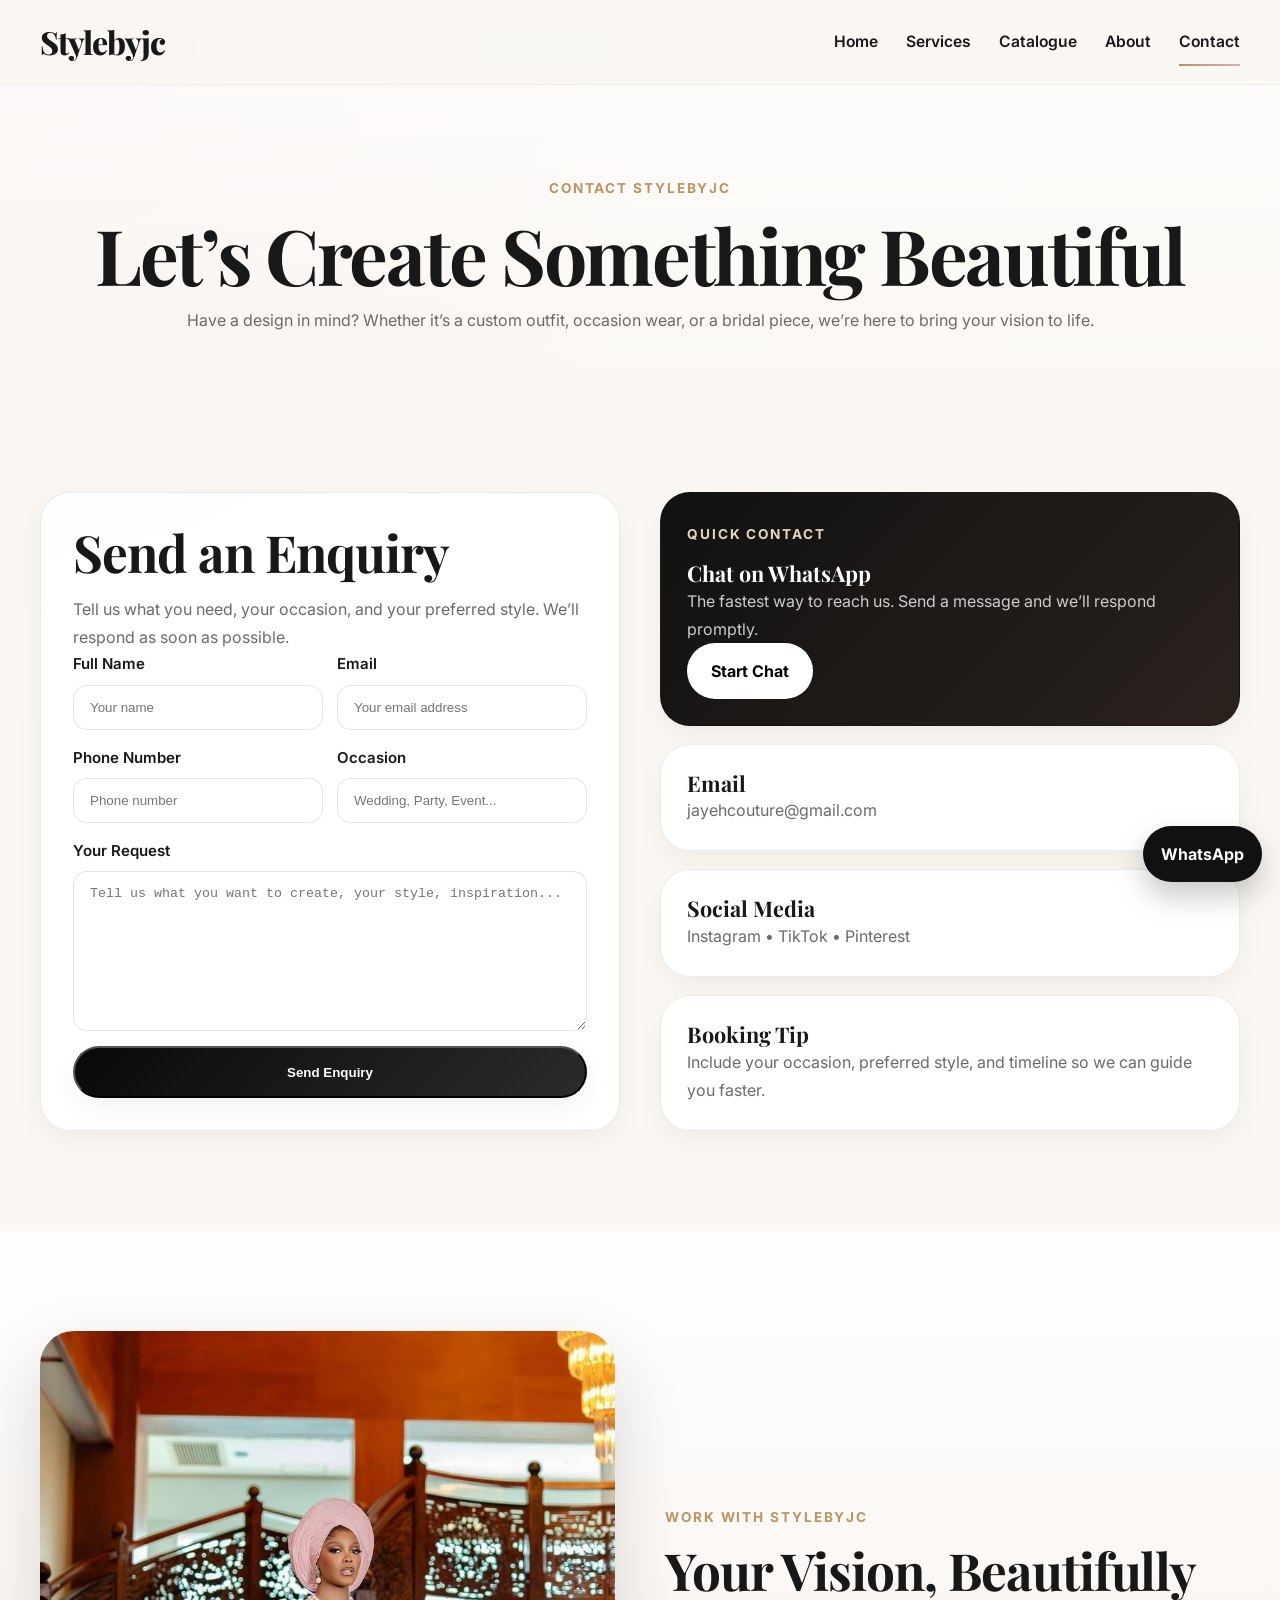
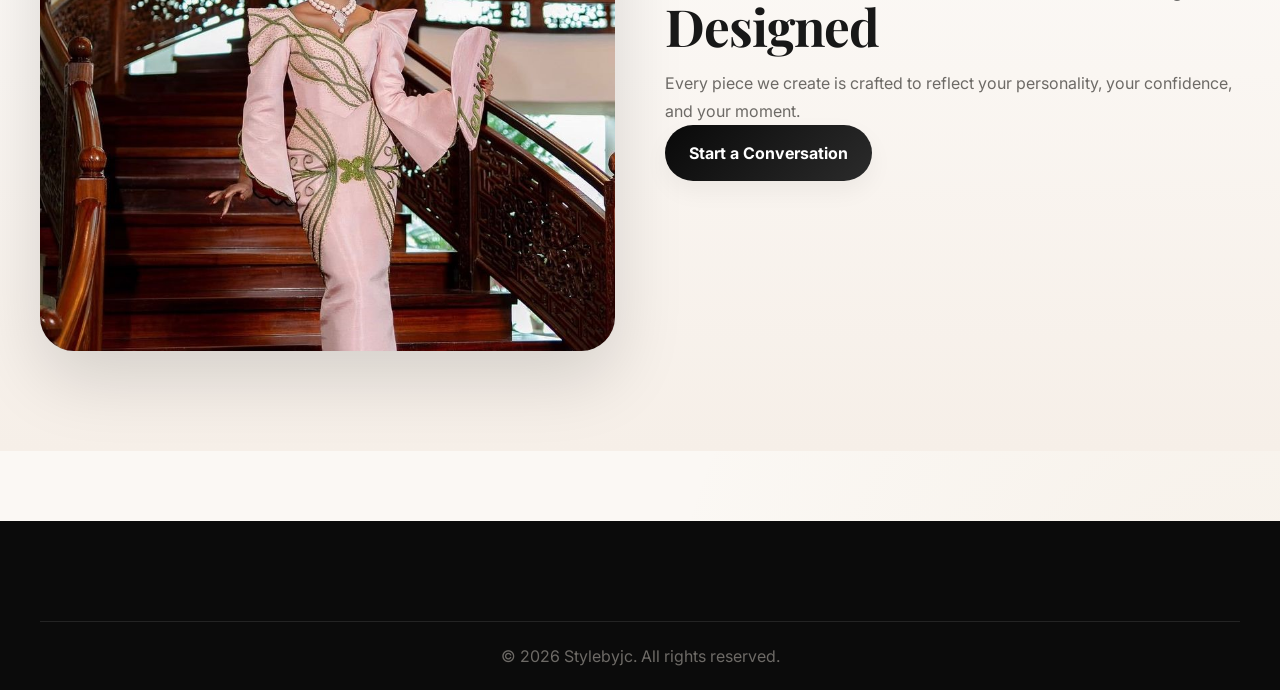
<file: contact.html>
<!DOCTYPE html>
<html lang="en">
<head>

<meta charset="UTF-8">
<meta name="viewport" content="width=device-width, initial-scale=1.0">

<title>Contact | Stylebyjc</title>

<meta name="description"
content="Contact Stylebyjc for bespoke female designs, occasion wear, bridal pieces, and custom fashion enquiries.">

<link rel="preconnect" href="https://fonts.googleapis.com">
<link rel="preconnect" href="https://fonts.gstatic.com" crossorigin>

<link href="https://fonts.googleapis.com/css2?family=Inter:wght@400;500;600;700;800&family=Playfair+Display:wght@600;700;800&display=swap" rel="stylesheet">

<link rel="stylesheet" href="style.css">

</head>

<body>

<div class="page-wrap">

<header class="site-header">
<div class="container nav-wrap">

<a href="index.html" class="logo">Stylebyjc</a>

<button class="menu-toggle" id="menuToggle">
<span></span>
<span></span>
<span></span>
</button>

<nav class="site-nav" id="siteNav">
<a href="index.html">Home</a>
<a href="services.html">Services</a>
<a href="catalogue.html">Catalogue</a>
<a href="about.html">About</a>
<a class="active" href="contact.html">Contact</a>
</nav>

</div>
</header>

<main>

<!-- HERO -->
<section class="page-hero light-page-hero">
<div class="container center reveal">

<span class="eyebrow">Contact Stylebyjc</span>

<h1>Let’s Create Something Beautiful</h1>

<p>
Have a design in mind? Whether it’s a custom outfit, occasion wear,
or a bridal piece, we’re here to bring your vision to life.
</p>

</div>
</section>

<!-- CONTACT SECTION -->
<section class="section">
<div class="container contact-layout">

<!-- FORM -->
<div class="contact-panel reveal">

<h2>Send an Enquiry</h2>

<p class="panel-intro">
Tell us what you need, your occasion, and your preferred style.
We’ll respond as soon as possible.
</p>

<form class="styled-form" action="mailto:jayehcouture@gmail.com" method="post" enctype="text/plain">

<div class="form-row">

<div class="form-field">
<label for="name">Full Name</label>
<input id="name" name="name" type="text" placeholder="Your name" required>
</div>

<div class="form-field">
<label for="email">Email</label>
<input id="email" name="email" type="email" placeholder="Your email address" required>
</div>

</div>

<div class="form-row">

<div class="form-field">
<label for="phone">Phone Number</label>
<input id="phone" name="phone" type="tel" placeholder="Phone number">
</div>

<div class="form-field">
<label for="occasion">Occasion</label>
<input id="occasion" name="occasion" type="text" placeholder="Wedding, Party, Event...">
</div>

</div>

<div class="form-field">
<label for="message">Your Request</label>
<textarea
id="message"
name="message"
rows="7"
placeholder="Tell us what you want to create, your style, inspiration..."
required></textarea>
</div>

<button type="submit" class="btn btn-primary full-width">
Send Enquiry
</button>

</form>

</div>

<!-- SIDE -->
<div class="contact-side reveal delay-1">

<div class="info-card dark-card">

<span class="eyebrow light">Quick Contact</span>

<h3>Chat on WhatsApp</h3>

<p>
The fastest way to reach us. Send a message and we’ll respond promptly.
</p>

<a
href="https://wa.me/2349056727753?text=Hello%20Stylebyjc%20I%20would%20like%20to%20make%20an%20enquiry."
target="_blank"
class="btn btn-light">
Start Chat
</a>

</div>

<div class="info-card">
<h3>Email</h3>
<p>
<a href="mailto:jayehcouture@gmail.com">jayehcouture@gmail.com</a>
</p>
</div>

<div class="info-card">
<h3>Social Media</h3>
<p>
<a href="#">Instagram</a> •
<a href="#">TikTok</a> •
<a href="#">Pinterest</a>
</p>
</div>

<div class="info-card">
<h3>Booking Tip</h3>
<p>
Include your occasion, preferred style, and timeline so we can guide you faster.
</p>
</div>

</div>

</div>
</section>

<!-- CTA -->
<section class="section soft-bg">
<div class="container split-grid align-start">

<div class="split-image reveal tilt-card">
<img src="images/WhatsApp Image 2026-05-15 at 9.59.26 AM.jpeg" alt="Stylebyjc fashion contact">
</div>

<div class="split-content reveal delay-1">

<span class="eyebrow">Work With Stylebyjc</span>

<h2>Your Vision, Beautifully Designed</h2>

<p>
Every piece we create is crafted to reflect your personality,
your confidence, and your moment.
</p>

<a
href="https://wa.me/2349056727753"
target="_blank"
class="btn btn-primary">
Start a Conversation
</a>

</div>

</div>
</section>

</main>

<footer class="site-footer">
<div class="container footer-bottom">
<p>© 2026 Stylebyjc. All rights reserved.</p>
</div>
</footer>

<a class="whatsapp-float"
href="https://wa.me/2349056727753"
target="_blank">
WhatsApp
</a>

</div>

<script src="script.js"></script>

</body>
</html>
</file>
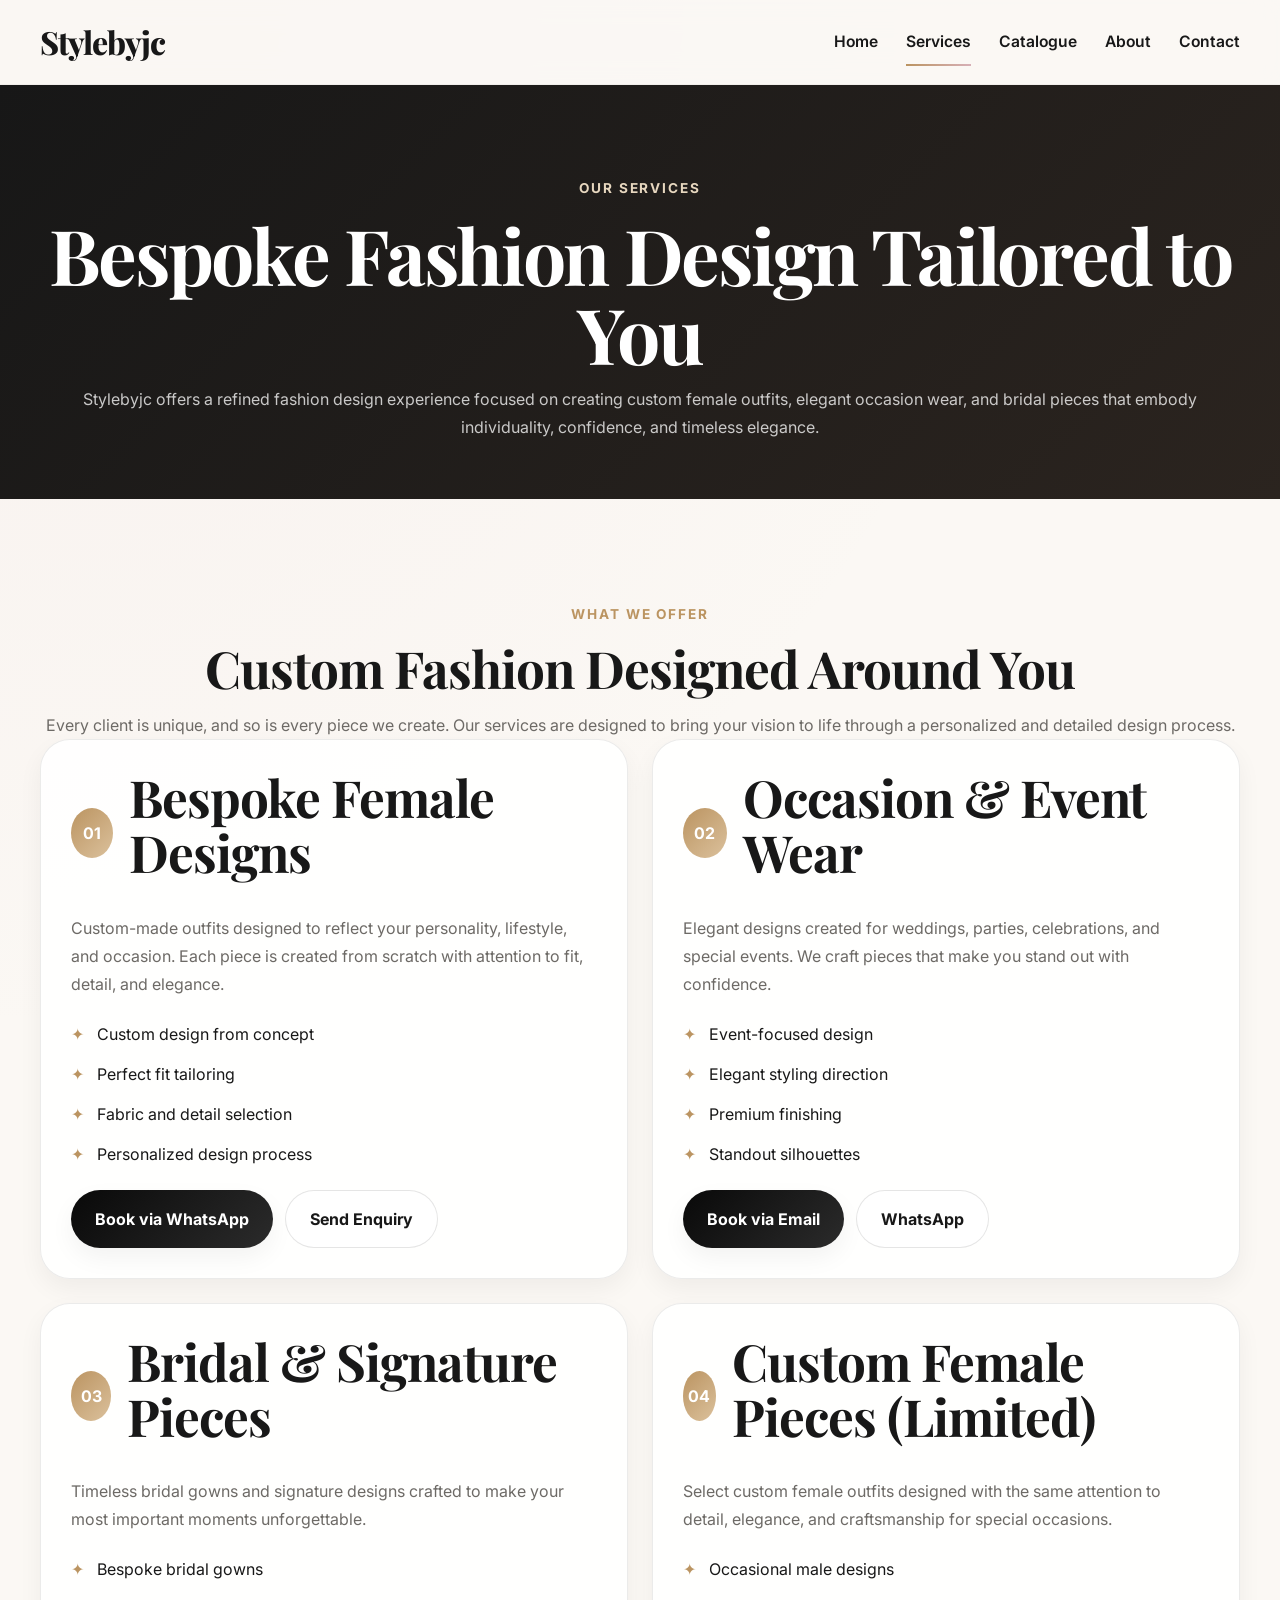
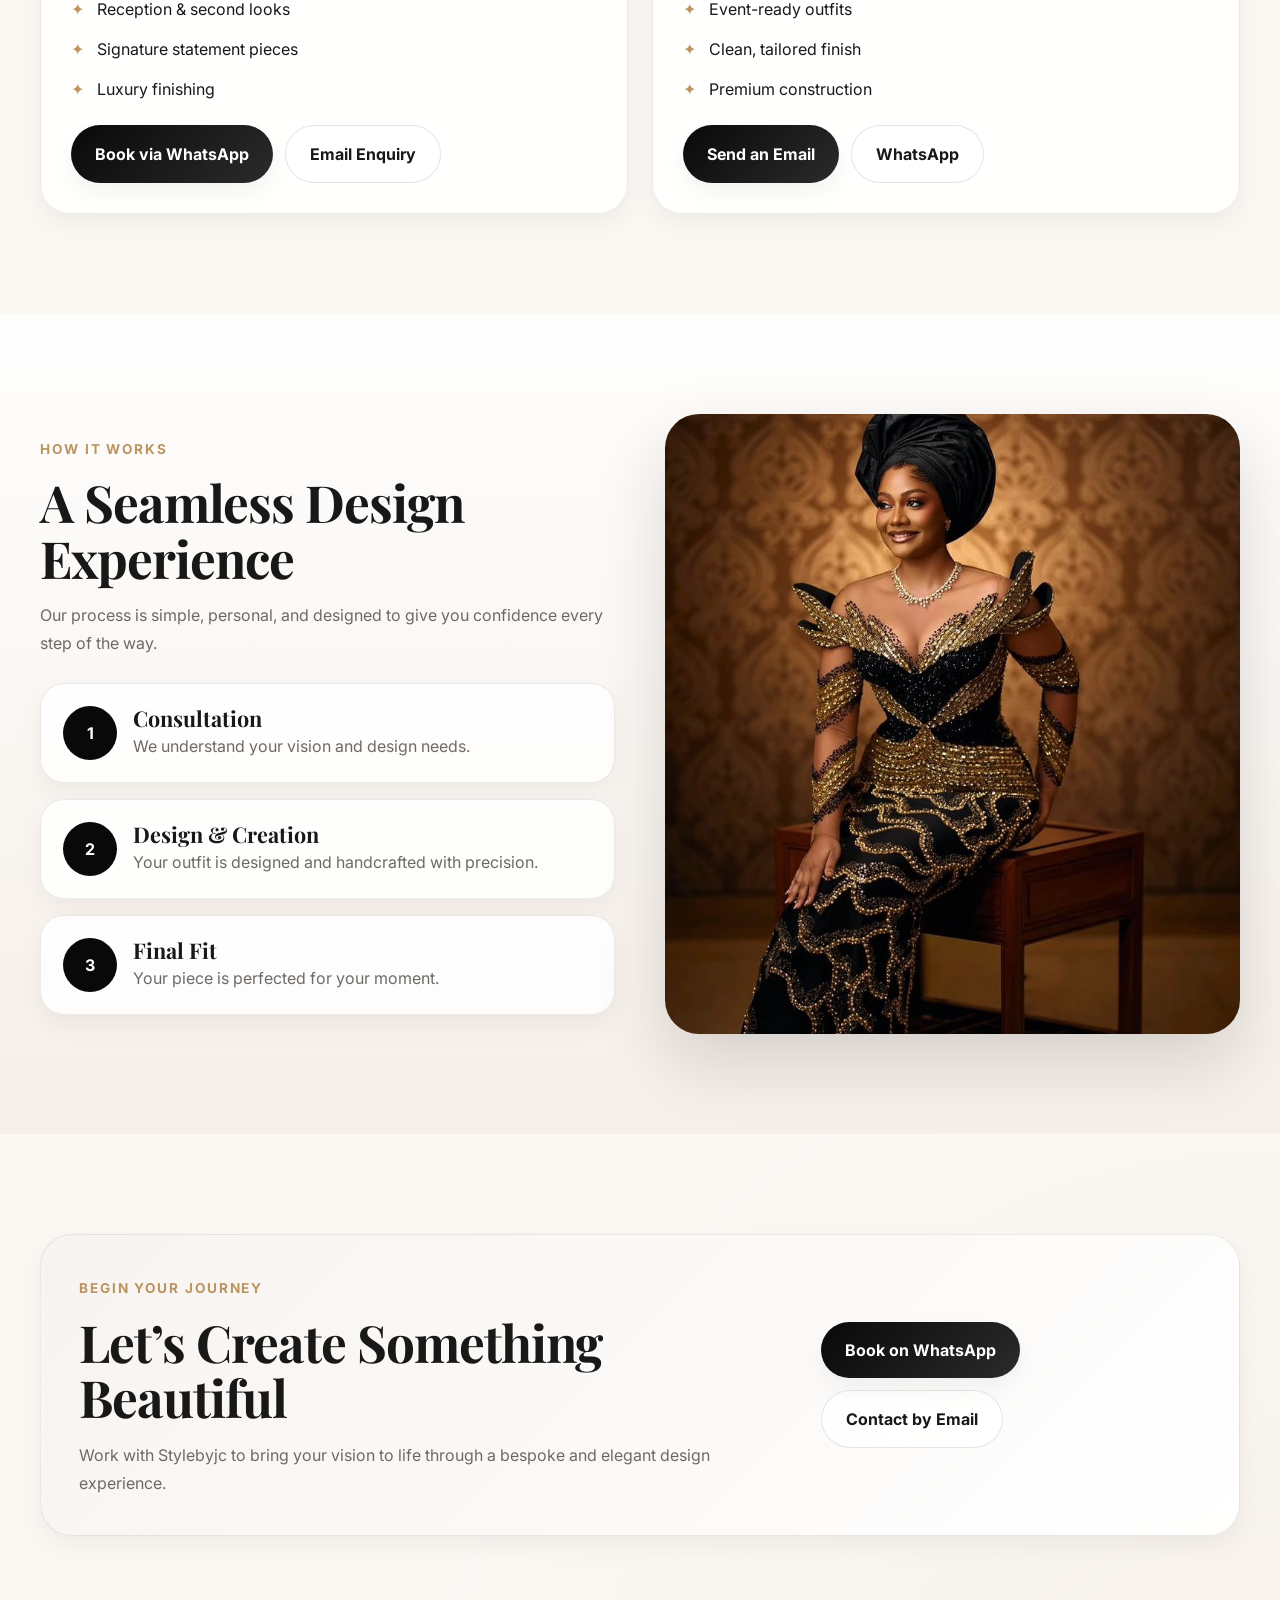
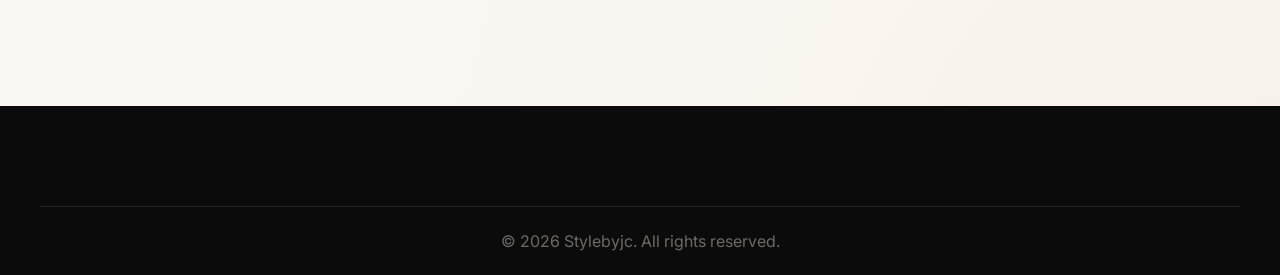
<file: services.html>
<!DOCTYPE html>
<html lang="en">
<head>
  <meta charset="UTF-8" />
  <meta name="viewport" content="width=device-width, initial-scale=1.0" />
  <title>Stylebyjc | Services</title>
  <meta
    name="description"
    content="Explore Stylebyjc services including bespoke female designs, occasion wear, bridal pieces, and custom fashion creations."
  />

  <link rel="preconnect" href="https://fonts.googleapis.com" />
  <link rel="preconnect" href="https://fonts.gstatic.com" crossorigin />
  <link
    href="https://fonts.googleapis.com/css2?family=Inter:wght@400;500;600;700;800&family=Playfair+Display:wght@600;700;800&display=swap"
    rel="stylesheet"
  />

  <link rel="stylesheet" href="style.css" />
</head>
<body>
  <div class="page-wrap">

    <header class="site-header">
      <div class="container nav-wrap">
        <a href="index.html" class="logo">Stylebyjc</a>

        <button class="menu-toggle" id="menuToggle">
          <span></span>
          <span></span>
          <span></span>
        </button>

        <nav class="site-nav" id="siteNav">
          <a href="index.html">Home</a>
          <a class="active" href="services.html">Services</a>
          <a href="catalogue.html">Catalogue</a>
          <a href="about.html">About</a>
          <a href="contact.html">Contact</a>
        </nav>
      </div>
    </header>

    <main>

      <!-- HERO -->
      <section class="page-hero dark-page-hero">
        <div class="container center reveal">
          <span class="eyebrow light">Our Services</span>
          <h1>Bespoke Fashion Design Tailored to You</h1>
          <p>
            Stylebyjc offers a refined fashion design experience focused on creating
            custom female outfits, elegant occasion wear, and bridal pieces that
            embody individuality, confidence, and timeless elegance.
          </p>
        </div>
      </section>

      <!-- SERVICES -->
      <section class="section">
        <div class="container">
          <div class="section-head center reveal">
            <span class="eyebrow">What We Offer</span>
            <h2>Custom Fashion Designed Around You</h2>
            <p>
              Every client is unique, and so is every piece we create. Our services
              are designed to bring your vision to life through a personalized and
              detailed design process.
            </p>
          </div>

          <div class="service-list-grid">

            <!-- 1 -->
            <article class="service-panel reveal">
              <div class="service-top">
                <span class="service-number">01</span>
                <h2>Bespoke Female Designs</h2>
              </div>

              <p>
                Custom-made outfits designed to reflect your personality, lifestyle,
                and occasion. Each piece is created from scratch with attention to
                fit, detail, and elegance.
              </p>

              <ul class="check-list">
                <li>Custom design from concept</li>
                <li>Perfect fit tailoring</li>
                <li>Fabric and detail selection</li>
                <li>Personalized design process</li>
              </ul>

              <div class="panel-actions">
                <a href="https://wa.me/2349056727753" target="_blank" class="btn btn-primary">
                  Book via WhatsApp
                </a>
                <a href="contact.html" class="btn btn-secondary">Send Enquiry</a>
              </div>
            </article>

            <!-- 2 -->
            <article class="service-panel reveal delay-1">
              <div class="service-top">
                <span class="service-number">02</span>
                <h2>Occasion & Event Wear</h2>
              </div>

              <p>
                Elegant designs created for weddings, parties, celebrations, and
                special events. We craft pieces that make you stand out with confidence.
              </p>

              <ul class="check-list">
                <li>Event-focused design</li>
                <li>Elegant styling direction</li>
                <li>Premium finishing</li>
                <li>Standout silhouettes</li>
              </ul>

              <div class="panel-actions">
                <a href="mailto:jayehcouture@gmail.com" class="btn btn-primary">
                  Book via Email
                </a>
                <a href="https://wa.me/2349056727753" target="_blank" class="btn btn-secondary">
                  WhatsApp
                </a>
              </div>
            </article>

            <!-- 3 -->
            <article class="service-panel reveal">
              <div class="service-top">
                <span class="service-number">03</span>
                <h2>Bridal & Signature Pieces</h2>
              </div>

              <p>
                Timeless bridal gowns and signature designs crafted to make your
                most important moments unforgettable.
              </p>

              <ul class="check-list">
                <li>Bespoke bridal gowns</li>
                <li>Reception & second looks</li>
                <li>Signature statement pieces</li>
                <li>Luxury finishing</li>
              </ul>

              <div class="panel-actions">
                <a href="https://wa.me/2349056727753" target="_blank" class="btn btn-primary">
                  Book via WhatsApp
                </a>
                <a href="contact.html" class="btn btn-secondary">Email Enquiry</a>
              </div>
            </article>

            <!-- 4 -->
            <article class="service-panel reveal delay-1">
              <div class="service-top">
                <span class="service-number">04</span>
                <h2>Custom Female Pieces (Limited)</h2>
              </div>

              <p>
                Select custom female outfits designed with the same attention to
                detail, elegance, and craftsmanship for special occasions.
              </p>

              <ul class="check-list">
                <li>Occasional male designs</li>
                <li>Event-ready outfits</li>
                <li>Clean, tailored finish</li>
                <li>Premium construction</li>
              </ul>

              <div class="panel-actions">
                <a href="contact.html" class="btn btn-primary">Send an Email</a>
                <a href="https://wa.me/2349056727753" target="_blank" class="btn btn-secondary">
                  WhatsApp
                </a>
              </div>
            </article>

          </div>
        </div>
      </section>

      <!-- PROCESS -->
      <section class="section soft-bg">
        <div class="container split-grid align-start">
          <div class="split-content reveal">
            <span class="eyebrow">How It Works</span>
            <h2>A Seamless Design Experience</h2>
            <p>
              Our process is simple, personal, and designed to give you confidence
              every step of the way.
            </p>

            <div class="steps-stack">
              <div class="step-box">
                <span>1</span>
                <div>
                  <h3>Consultation</h3>
                  <p>We understand your vision and design needs.</p>
                </div>
              </div>

              <div class="step-box">
                <span>2</span>
                <div>
                  <h3>Design & Creation</h3>
                  <p>Your outfit is designed and handcrafted with precision.</p>
                </div>
              </div>

              <div class="step-box">
                <span>3</span>
                <div>
                  <h3>Final Fit</h3>
                  <p>Your piece is perfected for your moment.</p>
                </div>
              </div>
            </div>
          </div>

          <div class="split-image reveal delay-1 tilt-card">
            <img src="images/WhatsApp Image 2026-05-15 at 9.50.32 AM.jpeg" alt="Stylebyjc fashion service" />
          </div>
        </div>
      </section>

      <!-- CTA -->
      <section class="section">
        <div class="container cta-panel reveal">
          <div>
            <span class="eyebrow">Begin Your Journey</span>
            <h2>Let’s Create Something Beautiful</h2>
            <p>
              Work with Stylebyjc to bring your vision to life through a bespoke
              and elegant design experience.
            </p>
          </div>

          <div class="cta-buttons">
            <a href="https://wa.me/2349056727753" target="_blank" class="btn btn-primary">
              Book on WhatsApp
            </a>
            <a href="contact.html" class="btn btn-secondary">Contact by Email</a>
          </div>
        </div>
      </section>

    </main>

    <footer class="site-footer">
      <div class="container footer-bottom">
        <p>© 2026 Stylebyjc. All rights reserved.</p>
      </div>
    </footer>

  </div>

  <script src="script.js"></script>
</body>
</html>
</file>
<file: style.css>
:root {

--black:#090909;
--white:#ffffff;

--text:#181818;
--muted:#6d6a66;

--line:rgba(0,0,0,0.08);

--bg:#fbf8f4;
--card:#ffffff;

--soft:#f6efe8;

--rose:#d7b0b7;
--gold:#bb9461;
--olive:#72795f;

--plum:#745362;

--shadow:0 18px 45px rgba(0,0,0,0.08);
--shadow-strong:0 28px 70px rgba(0,0,0,0.14);
--shadow-soft:0 10px 24px rgba(0,0,0,0.05);

--radius:30px;
--radius-md:22px;
--radius-sm:16px;

--transition:.35s ease;

}



*{
margin:0;
padding:0;
box-sizing:border-box;
}

html{
scroll-behavior:smooth;
}

body{
font-family:'Inter',sans-serif;
color:var(--text);
background:
radial-gradient(circle at top left, rgba(215,176,183,0.10), transparent 28%),
radial-gradient(circle at bottom right, rgba(187,148,97,0.08), transparent 24%),
var(--bg);
line-height:1.75;
}



img{
max-width:100%;
display:block;
}



a{
text-decoration:none;
color:inherit;
}



ul{
list-style:none;
}



.container{
width:min(1200px,calc(100% - 2rem));
margin:auto;
}



.section{
padding:100px 0;
}



.center{
text-align:center;
}



.top-gap{
margin-top:40px;
}



.large-gap{
gap:28px;
}



.soft-bg{
background:linear-gradient(180deg,rgba(255,255,255,0.88) 0%,var(--soft) 100%);
}



/* HEADER */

.site-header{
position:sticky;
top:0;
z-index:1000;
background:rgba(251,248,244,0.82);
backdrop-filter:blur(14px);
border-bottom:1px solid rgba(0,0,0,0.04);
box-shadow:0 4px 18px rgba(0,0,0,0.03);
}



.nav-wrap{
display:flex;
align-items:center;
justify-content:space-between;
min-height:84px;
}



.logo{
font-family:'Playfair Display',serif;
font-size:2rem;
font-weight:800;
letter-spacing:-0.02em;
}



.site-nav{
display:flex;
gap:28px;
font-weight:600;
}



.site-nav a{
position:relative;
padding:6px 0;
font-size:.98rem;
}



.site-nav a::after{
content:"";
position:absolute;
left:0;
bottom:-4px;
height:1.5px;
width:0;
background:linear-gradient(90deg,var(--gold),var(--rose));
transition:var(--transition);
}



.site-nav a:hover::after,
.site-nav a.active::after{
width:100%;
}



/* MOBILE MENU */

.menu-toggle{
display:none;
width:46px;
height:46px;
background:var(--black);
border-radius:14px;
border:none;
flex-direction:column;
justify-content:center;
align-items:center;
gap:5px;
cursor:pointer;
box-shadow:var(--shadow-soft);
}



.menu-toggle span{
width:18px;
height:2px;
background:white;
display:block;
}



/* HERO */

.hero-section{
padding:110px 0 90px;
background:
radial-gradient(circle at top left,rgba(215,176,183,0.18),transparent 36%),
radial-gradient(circle at bottom right,rgba(114,121,95,0.12),transparent 34%);
}



.hero-grid{
display:grid;
grid-template-columns:1fr 1fr;
gap:54px;
align-items:center;
}



.hero-content p{
margin:22px 0;
max-width:560px;
font-size:1.02rem;
}



.hero-actions{
display:flex;
gap:14px;
margin-top:22px;
flex-wrap:wrap;
}



.hero-mini-stats{
display:grid;
grid-template-columns:repeat(3,1fr);
gap:18px;
margin-top:32px;
}



.hero-mini-stats div{
background:rgba(255,255,255,0.75);
border:1px solid rgba(0,0,0,0.05);
border-radius:22px;
padding:18px 18px;
box-shadow:var(--shadow-soft);
}



.hero-mini-stats strong{
display:block;
font-size:1.08rem;
margin-bottom:4px;
}



.hero-mini-stats span{
font-size:.94rem;
color:var(--muted);
}



.hero-image-card{
border-radius:34px;
overflow:hidden;
box-shadow:var(--shadow-strong);
background:white;
}

.hero-image-card img{
width:100%;
height:680px;
object-fit:cover;
}



/* TYPOGRAPHY */

h1{
font-family:'Playfair Display',serif;
font-size:clamp(2.9rem,6vw,5rem);
line-height:1.03;
letter-spacing:-0.03em;
margin-bottom:12px;
}

h2{
font-family:'Playfair Display',serif;
font-size:clamp(2.1rem,4vw,3.2rem);
margin-bottom:15px;
line-height:1.08;
letter-spacing:-0.02em;
}

h3{
font-family:'Playfair Display',serif;
font-size:1.35rem;
line-height:1.2;
}

p{
color:var(--muted);
}

.eyebrow{
display:inline-block;
font-size:.85rem;
letter-spacing:.14em;
text-transform:uppercase;
color:var(--gold);
margin-bottom:14px;
font-weight:700;
}

.eyebrow.light{
color:#e7d7bf;
}



/* BUTTONS */

.btn{
display:inline-flex;
align-items:center;
justify-content:center;
padding:14px 24px;
border-radius:999px;
font-weight:700;
cursor:pointer;
transition:var(--transition);
min-height:52px;
}

.btn-primary{
background:linear-gradient(135deg,var(--black),#2b2b2b);
color:white;
box-shadow:var(--shadow-soft);
}

.btn-primary:hover{
background:#1c1c1c;
transform:translateY(-2px);
box-shadow:var(--shadow);
}

.btn-secondary{
border:1px solid rgba(0,0,0,0.1);
background:rgba(255,255,255,0.8);
}

.btn-secondary:hover{
background:var(--black);
color:white;
transform:translateY(-2px);
}

.btn-light{
background:white;
color:black;
}

.btn-dark{
background:var(--black);
color:white;
}

.full-width{
width:100%;
}



/* BRAND BAR */

.brand-bar{
padding:20px 0;
border-top:1px solid rgba(0,0,0,0.04);
border-bottom:1px solid rgba(0,0,0,0.04);
background:rgba(255,255,255,0.45);
}

.brand-track{
display:flex;
justify-content:space-between;
gap:18px;
flex-wrap:wrap;
}

.brand-track span{
font-size:.84rem;
letter-spacing:.14em;
text-transform:uppercase;
color:var(--muted);
}



/* CARDS */

.cards-grid{
display:grid;
grid-template-columns:repeat(3,1fr);
gap:25px;
}



.feature-card{
background:rgba(255,255,255,0.9);
border:1px solid var(--line);
padding:32px;
border-radius:var(--radius);
transition:var(--transition);
box-shadow:var(--shadow-soft);
}



.feature-card:hover{
transform:translateY(-8px);
box-shadow:var(--shadow);
}



.card-icon{
width:48px;
height:48px;
border-radius:14px;
margin-bottom:18px;
}



.card-icon.pink{
background:linear-gradient(135deg,var(--rose),#f1d4d8);
}

.card-icon.gold{
background:linear-gradient(135deg,var(--gold),#e7d4b3);
}

.card-icon.olive{
background:linear-gradient(135deg,var(--olive),#c8cfbc);
}



/* SPLIT SECTION */

.split-grid{
display:grid;
grid-template-columns:1fr 1fr;
gap:50px;
align-items:center;
}



.split-image{
border-radius:34px;
overflow:hidden;
box-shadow:var(--shadow-strong);
background:white;
}

.split-image img{
width:100%;
height:620px;
object-fit:cover;
}



/* CHECK LIST */

.check-list{
margin:22px 0;
display:grid;
gap:12px;
}



.check-list li{
padding-left:26px;
position:relative;
color:var(--text);
}



.check-list li::before{
content:"✦";
position:absolute;
left:0;
top:0;
color:var(--gold);
}



/* PAGE HERO */

.page-hero{
padding:88px 0 58px;
}

.light-page-hero{
background:linear-gradient(180deg,rgba(255,255,255,0.6) 0%,transparent 100%);
}

.dark-page-hero{
background:linear-gradient(135deg,#171717 0%,#2b241f 100%);
color:white;
}

.dark-page-hero p{
color:rgba(255,255,255,0.76);
}



/* SERVICES */

.service-list-grid{
display:grid;
grid-template-columns:repeat(2,1fr);
gap:24px;
}

.service-panel{
background:rgba(255,255,255,0.9);
border:1px solid var(--line);
padding:30px;
border-radius:var(--radius);
transition:var(--transition);
box-shadow:var(--shadow-soft);
}

.service-panel:hover{
transform:translateY(-8px);
box-shadow:var(--shadow);
}

.service-top{
display:flex;
align-items:center;
gap:16px;
margin-bottom:18px;
}

.service-number{
width:50px;
height:50px;
border-radius:50%;
display:grid;
place-items:center;
background:linear-gradient(135deg,var(--gold),#dbc19c);
color:white;
font-weight:700;
font-size:1rem;
}

.panel-actions,
.inline-actions,
.cta-buttons{
display:flex;
gap:12px;
flex-wrap:wrap;
}

.panel-actions{
margin-top:22px;
}



/* STEPS */

.steps-stack{
display:grid;
gap:16px;
margin-top:26px;
}

.step-box{
padding:22px;
border-radius:24px;
border:1px solid var(--line);
background:rgba(255,255,255,0.86);
box-shadow:var(--shadow-soft);
display:grid;
grid-template-columns:54px 1fr;
gap:16px;
align-items:start;
}

.step-box > span{
width:54px;
height:54px;
border-radius:50%;
display:grid;
place-items:center;
background:var(--black);
color:white;
font-weight:700;
}



/* CATALOGUE GRID */

.catalogue-grid{
display:grid;
grid-template-columns:repeat(3,1fr);
gap:25px;
}



.catalogue-card{
border-radius:28px;
overflow:hidden;
border:1px solid var(--line);
background:rgba(255,255,255,0.92);
transition:var(--transition);
box-shadow:var(--shadow-soft);
}



.catalogue-card:hover{
transform:translateY(-8px);
box-shadow:var(--shadow);
}



.catalogue-image-wrap{
overflow:hidden;
}



.catalogue-card img{
height:420px;
width:100%;
object-fit:cover;
transition:.6s;
}



.catalogue-card:hover img{
transform:scale(1.06);
}



.catalogue-info{
padding:22px;
}



.catalogue-tag{
font-size:.76rem;
background:rgba(187,148,97,0.12);
color:var(--gold);
padding:6px 12px;
border-radius:999px;
display:inline-block;
margin-bottom:10px;
letter-spacing:.06em;
text-transform:uppercase;
font-weight:700;
}



/* FILTERS */

.filter-row{
display:flex;
justify-content:center;
gap:12px;
flex-wrap:wrap;
}

.filter-chip{
border:1px solid rgba(0,0,0,0.08);
background:rgba(255,255,255,0.82);
color:var(--text);
border-radius:999px;
padding:10px 16px;
cursor:pointer;
transition:var(--transition);
}

.filter-chip.active,
.filter-chip:hover{
background:var(--black);
color:white;
border-color:var(--black);
}



/* CONTACT */

.contact-layout{
display:grid;
grid-template-columns:1fr 1fr;
gap:40px;
}



.contact-panel{
border:1px solid var(--line);
padding:32px;
border-radius:var(--radius);
background:rgba(255,255,255,0.9);
box-shadow:var(--shadow-soft);
}



.styled-form{
display:grid;
gap:15px;
}



.form-row{
display:grid;
grid-template-columns:1fr 1fr;
gap:14px;
}



.form-field{
display:grid;
gap:7px;
}

label{
font-size:.94rem;
font-weight:600;
color:var(--text);
}



input,
textarea{
border:1px solid rgba(0,0,0,0.10);
padding:14px 16px;
border-radius:14px;
background:rgba(255,255,255,0.95);
outline:none;
transition:var(--transition);
}

input:focus,
textarea:focus{
border-color:var(--gold);
box-shadow:0 0 0 4px rgba(187,148,97,0.12);
}



textarea{
resize:vertical;
min-height:160px;
}



.contact-side{
display:grid;
gap:18px;
}

.info-card{
padding:26px;
border-radius:var(--radius);
border:1px solid var(--line);
background:rgba(255,255,255,0.9);
box-shadow:var(--shadow-soft);
transition:var(--transition);
}

.info-card:hover{
transform:translateY(-6px);
box-shadow:var(--shadow);
}

.dark-card{
background:linear-gradient(135deg,#111,#2a221d);
color:white;
}

.dark-card p{
color:rgba(255,255,255,0.78);
}



/* CTA */

.cta-panel{
display:flex;
justify-content:space-between;
align-items:center;
gap:25px;
padding:38px;
border-radius:32px;
border:1px solid var(--line);
background:linear-gradient(135deg,rgba(247,243,239,0.95),rgba(255,255,255,0.95));
box-shadow:var(--shadow-soft);
}



/* TESTIMONIAL / DARK BAND */

.dark-band{
background:linear-gradient(135deg,#171717 0%,#2e2722 100%);
color:white;
}

.dark-band p{
color:rgba(255,255,255,0.78);
}

.testimonial-grid{
display:grid;
grid-template-columns:1fr .9fr;
gap:28px;
align-items:center;
}

.testimonial-box{
padding:28px;
border-radius:var(--radius);
background:rgba(255,255,255,0.08);
border:1px solid rgba(255,255,255,0.08);
}



/* FOOTER */

.site-footer{
background:#0b0b0b;
color:white;
padding-top:70px;
margin-top:70px;
}



.footer-grid{
display:grid;
grid-template-columns:1.2fr 1fr 1fr;
gap:30px;
padding-bottom:28px;
}



.footer-grid ul{
display:grid;
gap:10px;
}

.footer-grid p,
.footer-grid li a{
color:rgba(255,255,255,0.72);
}



.footer-bottom{
border-top:1px solid rgba(255,255,255,0.1);
margin-top:30px;
padding:20px 0;
text-align:center;
}



/* WHATSAPP BUTTON */

.whatsapp-float{
position:fixed;
right:18px;
bottom:18px;
background:#111;
color:white;
padding:14px 18px;
border-radius:999px;
font-weight:700;
box-shadow:0 14px 30px rgba(0,0,0,.22);
z-index:999;
transition:var(--transition);
}

.whatsapp-float:hover{
transform:translateY(-3px);
}



/* ANIMATIONS */

.reveal{
opacity:0;
transform:translateY(24px);
transition:.8s;
}

.reveal.visible{
opacity:1;
transform:none;
}

.delay-1{
transition-delay:.2s;
}

.delay-2{
transition-delay:.4s;
}



/* RESPONSIVE */

@media(max-width:1100px){

.hero-grid,
.split-grid,
.contact-layout,
.testimonial-grid,
.cta-panel{
grid-template-columns:1fr;
}

.cards-grid,
.catalogue-grid,
.service-list-grid,
.footer-grid{
grid-template-columns:1fr 1fr;
}

.hero-image-card img,
.split-image img{
height:520px;
}

}

@media(max-width:700px){

.site-nav{
display:none;
position:absolute;
top:84px;
left:1rem;
right:1rem;
background:rgba(255,255,255,0.97);
flex-direction:column;
padding:20px;
border-radius:20px;
box-shadow:var(--shadow);
border:1px solid rgba(0,0,0,0.05);
}

.site-nav.open{
display:flex;
}

.menu-toggle{
display:flex;
}

.catalogue-grid,
.cards-grid,
.service-list-grid,
.footer-grid,
.form-row,
.hero-mini-stats{
grid-template-columns:1fr;
}

.hero-actions,
.panel-actions,
.cta-buttons,
.inline-actions{
flex-direction:column;
align-items:stretch;
}

.hero-image-card img,
.split-image img,
.catalogue-card img{
height:420px;
}

.hero-floating-card{
margin-top:18px;
margin-left:0;
width:100%;
}

.section{
padding:78px 0;
}

.page-hero{
padding:70px 0 44px;
}

}
/* IMAGE FADE-IN */

img {
  opacity: 0;
  transform: scale(1.02);
  transition: opacity 0.8s ease, transform 1s ease;
}

img.loaded {
  opacity: 1;
  transform: scale(1);
}
.btn-primary {
  position: relative;
  overflow: hidden;
}

.btn-primary::after {
  content: "";
  position: absolute;
  inset: 0;
  background: radial-gradient(circle at 50% 50%, rgba(255,255,255,0.25), transparent 60%);
  opacity: 0;
  transition: 0.4s;
}

.btn-primary:hover::after {
  opacity: 1;
}
body {
  opacity: 0;
  transition: opacity 0.6s ease;
}

body.loaded {
  opacity: 1;
}
.logo {
  letter-spacing: -0.03em;
}
</file>
